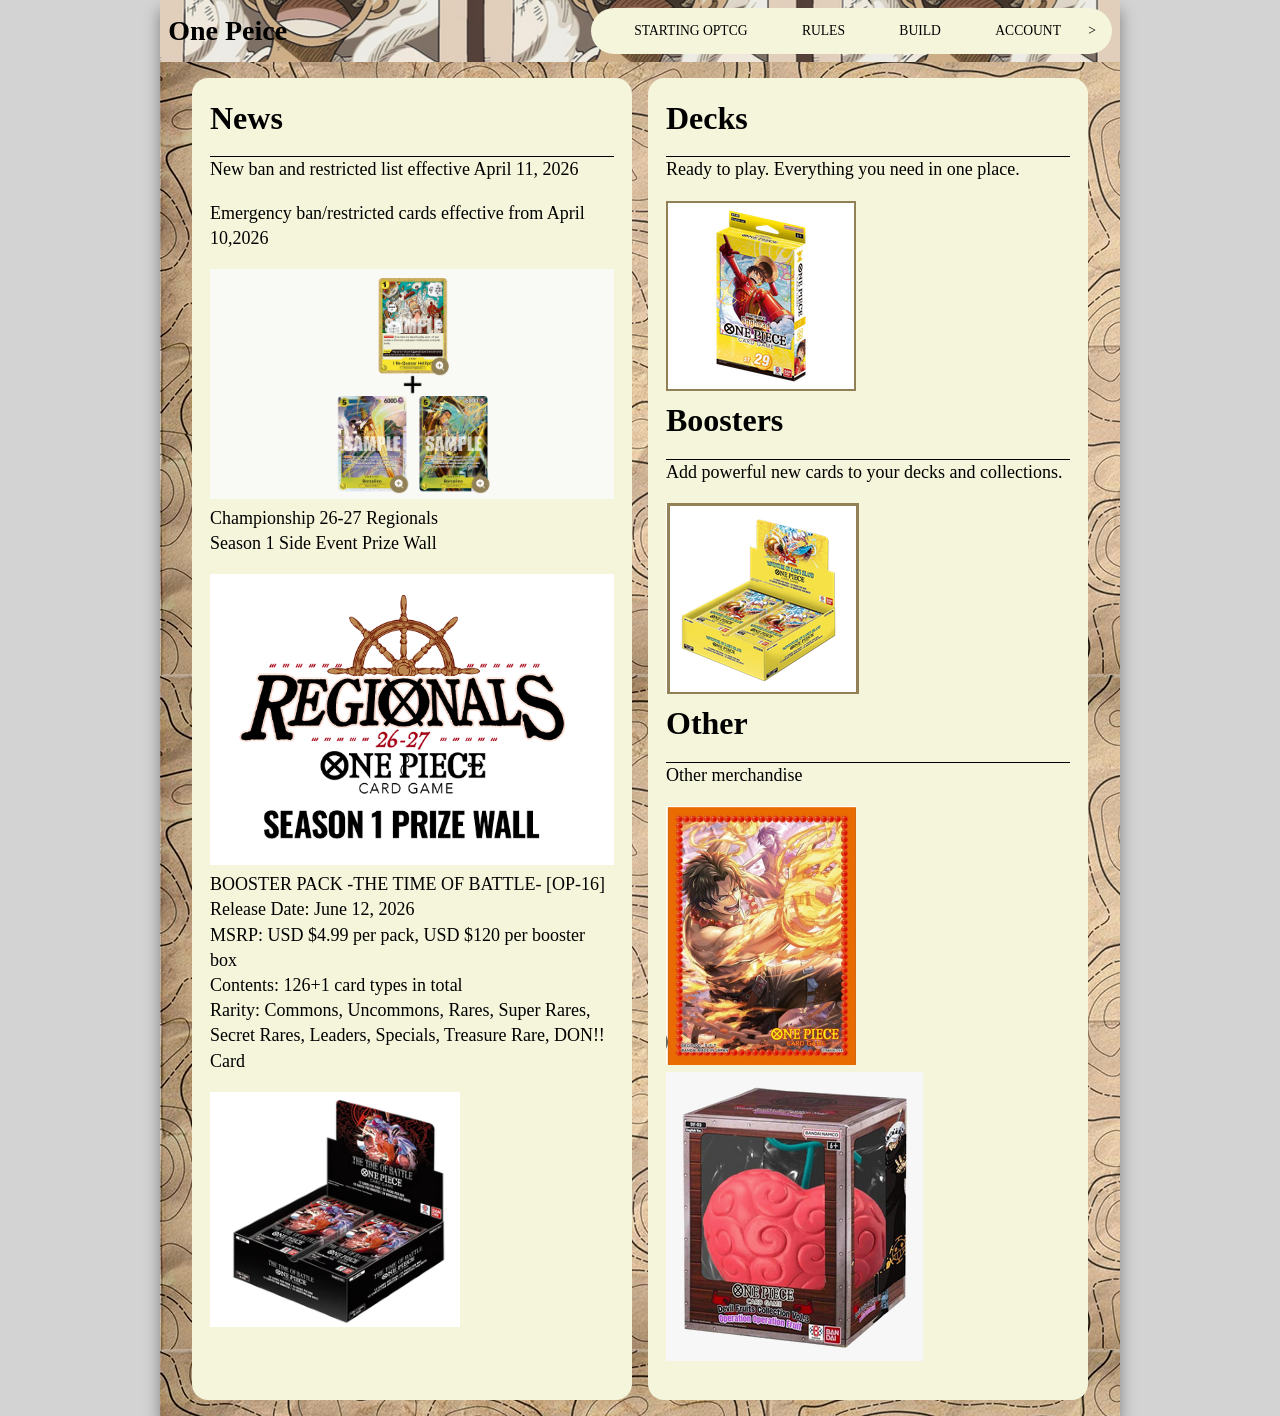
<file: index.html>
<!DOCTYPE html>
<html lang="en">
<head>
  <meta charset="UTF-8">
  <meta name="viewport" content="width=device-width, initial-scale=1.0">
  <title>One Piece</title>
  <link rel="stylesheet" href="reset.css">
  <link rel="stylesheet" href="style.css">
</head>
<body>
  <div class="wrapper">
    <header class="background-header">
      <h1>One Peice</h1>
      <nav>
        <ul>
          <li><a href="index.html">Starting OPTCG</a></li>
          <li><a href="rules.html">Rules</a></li>
          <li><a href="build.html">Build</a></li>
          <li><a href="account.html">Account</a></li>>
        </ul>
      </nav>
    </header>
    <main class="home-grid">
      <section class="news">
        <h2>News</h2>
        <p>New ban and restricted list effective April 11, 2026</p>

        <p>Emergency ban/restricted cards effective from April 10,2026</p>
        <img src="images/Emergency.png" alt="Emergency Ban List">
        
        <p>Championship 26-27 Regionals<br>
        Season 1 Side Event Prize Wall</p>
        <img src="images/Regionals.png" alt="Regionals Tournament">

        <p>BOOSTER PACK -THE TIME OF BATTLE- [OP-16]<br>
        Release Date: June 12, 2026<br>
        MSRP: USD $4.99 per pack, USD $120 per booster box<br>
        Contents: 126+1 card types in total<br>
        Rarity: Commons, Uncommons, Rares, Super Rares, Secret Rares, Leaders, Specials, Treasure Rare, DON!! Card </p>
        <img src="images/OP16 Boosters.png" alt="Booster Box">
        
      </section>

      <Section class="product">
        <h2>Decks</h2>
        <p>Ready to play. Everything you need in one place.</p>
        <img src="images/ST29.png" alt="Starter Deck">

        <h2>Boosters</h2>
        <p>Add powerful new cards to your decks and collections.</p>
        <img src="images/Booster.png" alt="Booster Box">

        <h2>Other</h2>
          <p>Other merchandise</p>
          <img src="images/Sleeves.png" alt="Other Products">
          <img src="images/Devil Fruit.png" alt="Devil Fruit with packs inside">
      </Section>
    </main>
  </div>
</body>
</html>
</file>
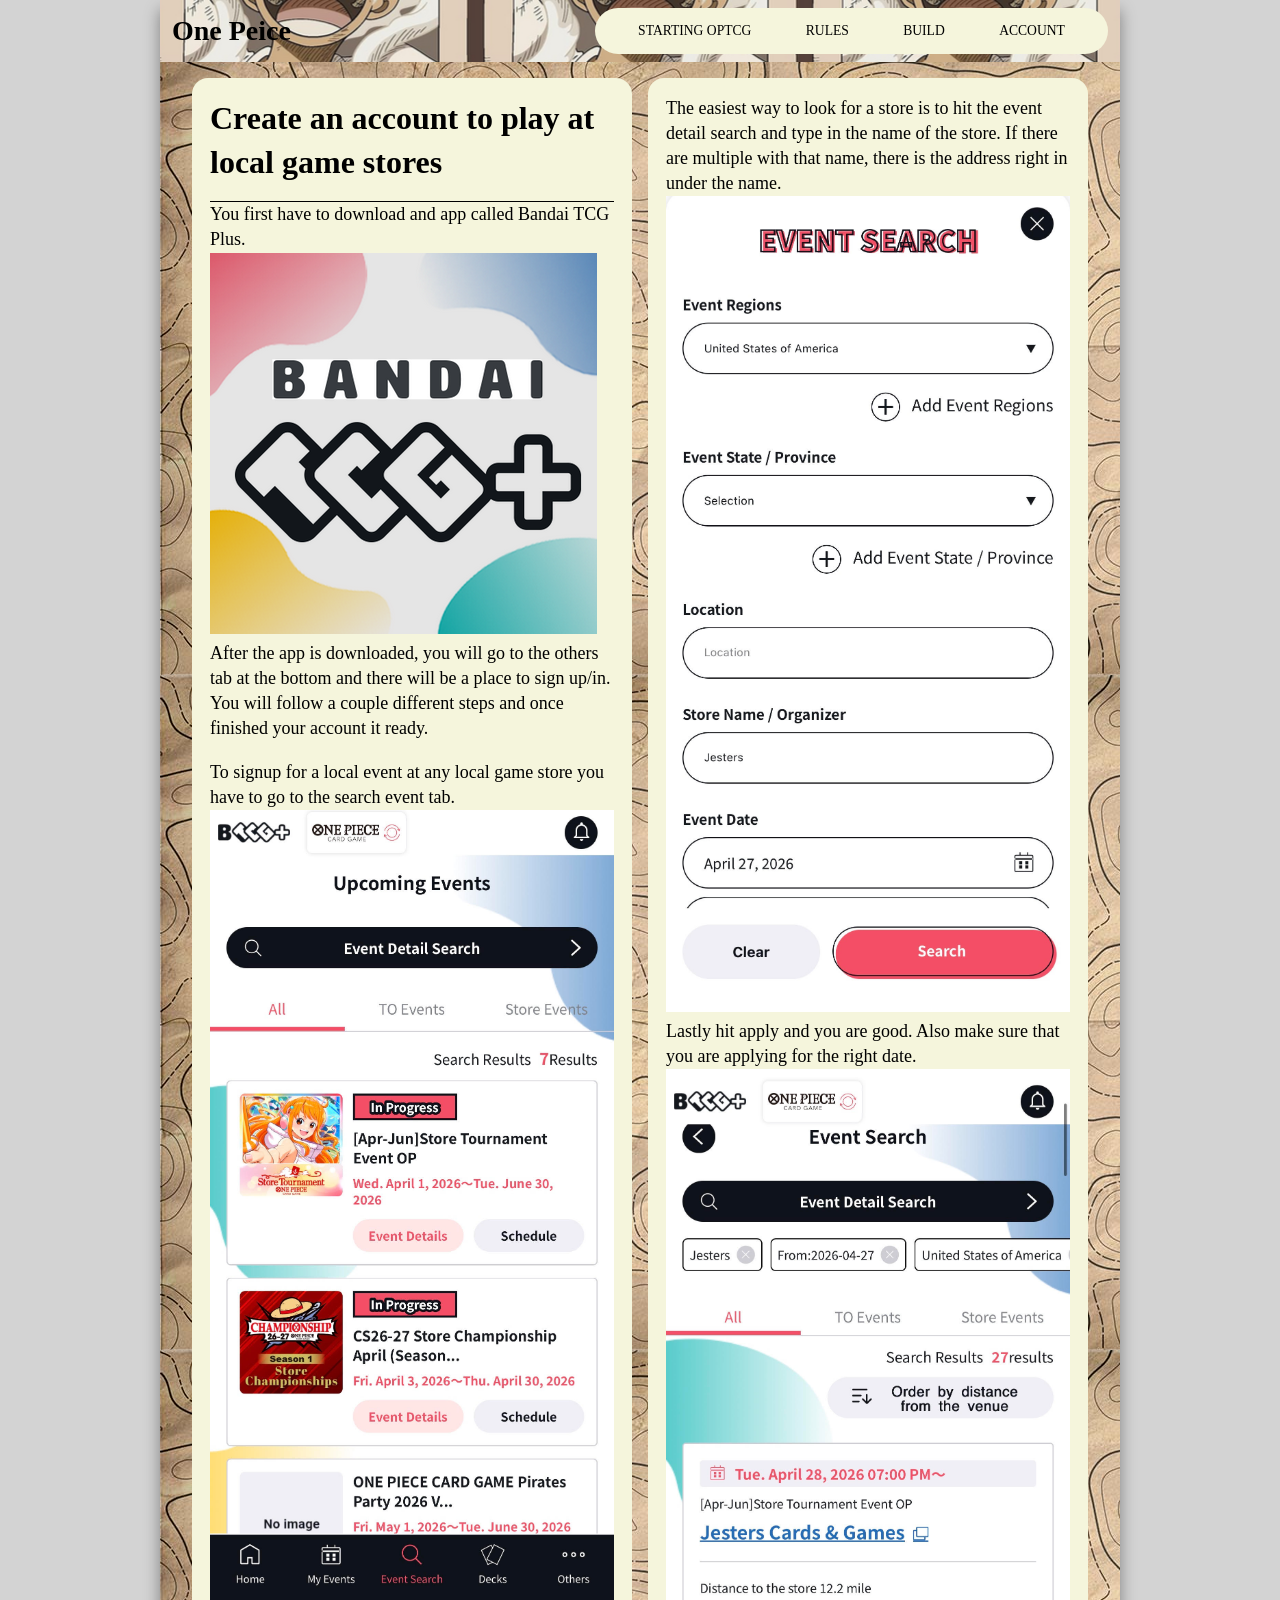
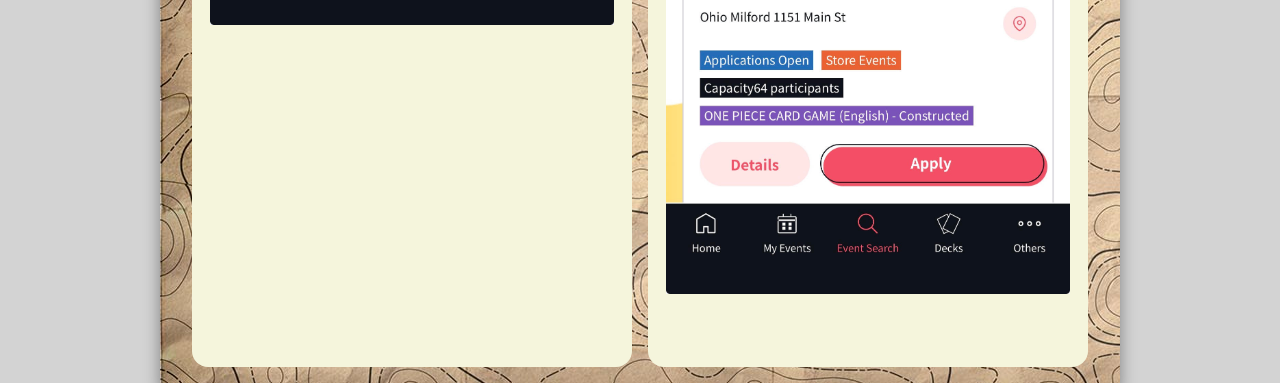
<file: account.html>
<!DOCTYPE html>
<html lang="en">
<head>
  <meta charset="UTF-8">
  <meta name="viewport" content="width=device-width, initial-scale=1.0">
  <title>Creating an Account</title>
  <link rel="stylesheet" href="reset.css">
  <link rel="stylesheet" href="style.css">
</head>
<body>
  <div class="wrapper">
    <header class="background-header">
      <h1>One Peice</h1>
      <nav>
        <ul>
          <li><a href="index.html">Starting OPTCG</a></li>
          <li><a href="rules.html">Rules</a></li>
          <li><a href="build.html">Build</a></li>
          <li><a href="account.html">Account</a></li>
        </ul>
      </nav>
    </header>
       <main class="home-grid">
      <section class="make-account">
        <h2>Create an account to play at local game stores</h2>
        <p>You first have to download and app called Bandai TCG Plus.
        <img src="images/Account app.png" alt="what the app in the store looks like">
        After the app is downloaded, you will go to the others tab at the bottom and there will be a place to sign up/in. You will follow a couple different steps and once finished your account it ready.</p>
        <p>To signup for a local event at any local game store you have to go to the search event tab.<br>
        <img src="images/1app.jpg" alt="Event search page"></p>
        
      </section>

      <section class="account-app">
        
        <p>The easiest way to look for a store is to hit the event detail search and type in the name of the store. If there are multiple with that name, there is the address right in under the name. 
        <img src="images/2app.jpg" alt="Best way to look for local game stores">
        Lastly hit apply and you are good. Also make sure that you are applying for the right date.
        <img src="images/3app.jpg" alt="apply"></p>
      </section>

  </div>
</body>
</html>
</file>
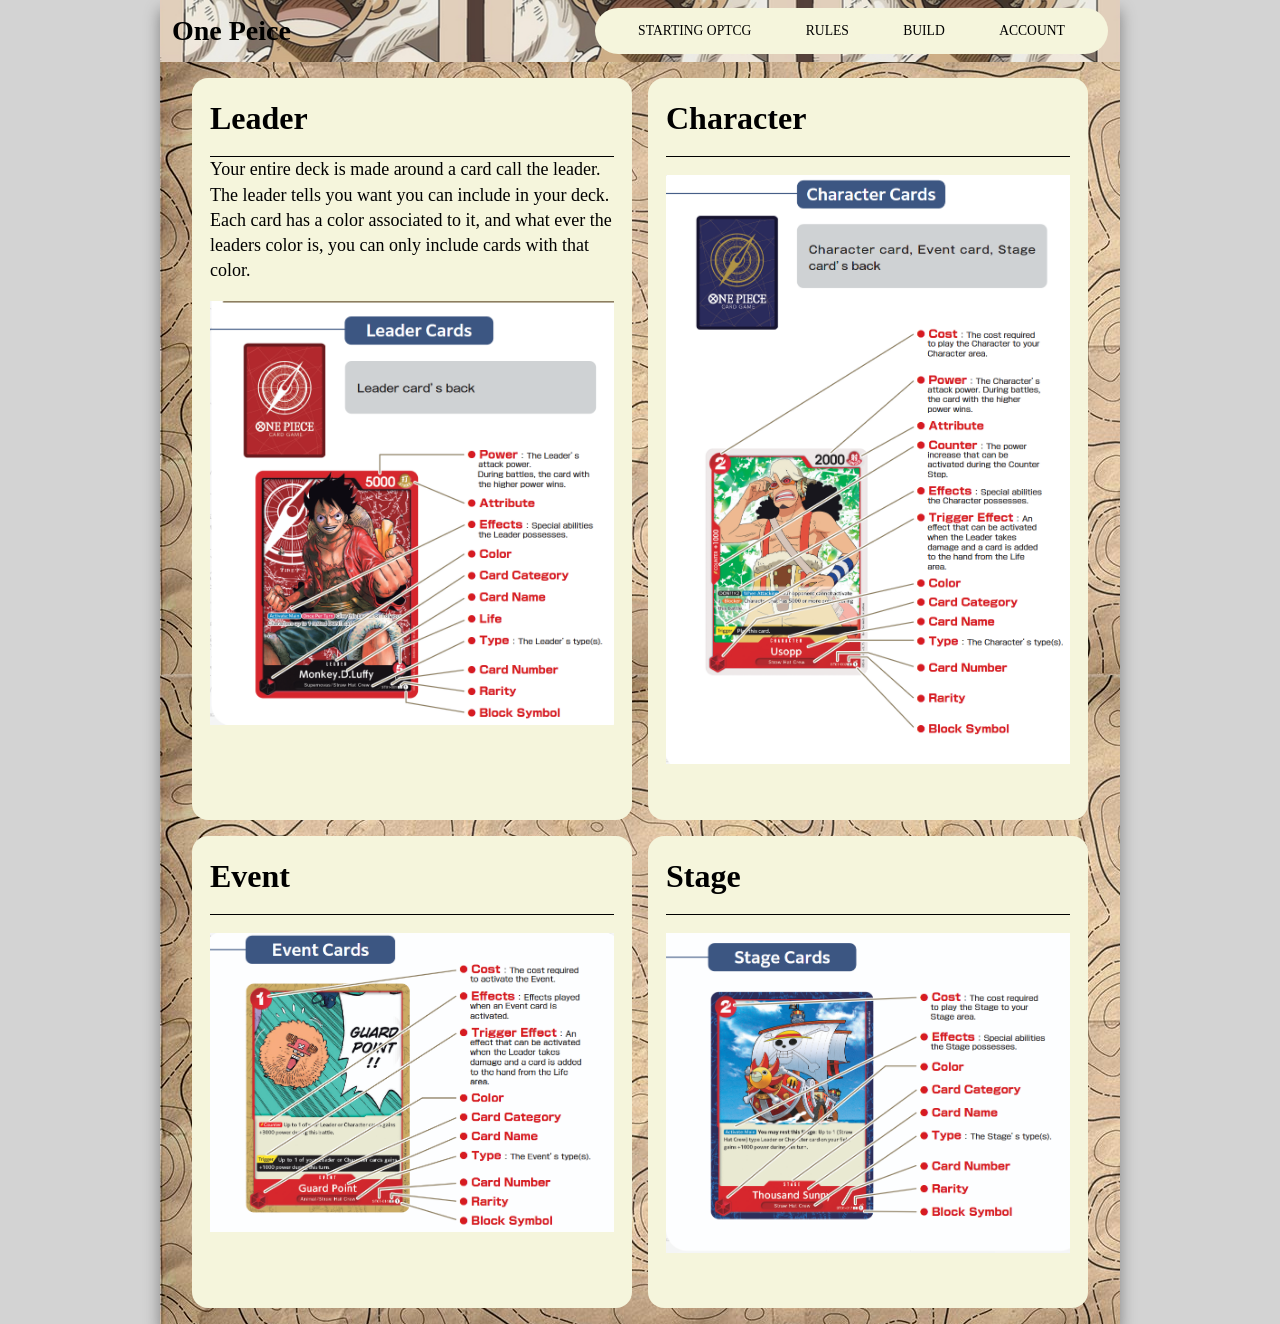
<file: build.html>
<!DOCTYPE html>
<html lang="en">
<head>
  <meta charset="UTF-8">
  <meta name="viewport" content="width=device-width, initial-scale=1.0">
  <title>Building a Deck</title>
  <link rel="stylesheet" href="reset.css">
  <link rel="stylesheet" href="style.css">
</head>
<body>
  <div class="wrapper">
    <header class="background-header">
      <h1>One Peice</h1>
      <nav>
        <ul>
          <li><a href="index.html">Starting OPTCG</a></li>
          <li><a href="rules.html">Rules</a></li>
          <li><a href="build.html">Build</a></li>
          <li><a href="account.html">Account</a></li>
        </ul>
      </nav>
    </header>
       <main class="home-grid">
      <section class="leader">
        <h2>Leader</h2>
        <p>Your entire deck is made around a card call the leader. The leader tells you want you can include in your deck. Each card has a color associated to it, and what ever the leaders color is, you can only include cards with that color.</p>
        <img src="images/Leader.png" alt="what a leader cade looks like">
      </section>

      <Section class="character">
        <h2>Character</h2>
        <p></p>
        <img src="images/Character.png" alt="what a character cade looks like">
      </Section>

      <Section class="event">
        <h2>Event</h2>
        <p></p>
        <img src="images/Event.png" alt="what a event cade looks like">
      </Section>

      <Section class="stage">
        <h2>Stage</h2>
        <p></p>
        <img src="images/Stage.png" alt="what a stage cade looks like">
      </Section>
    </main>
  </div>
</body>
</html>
</file>
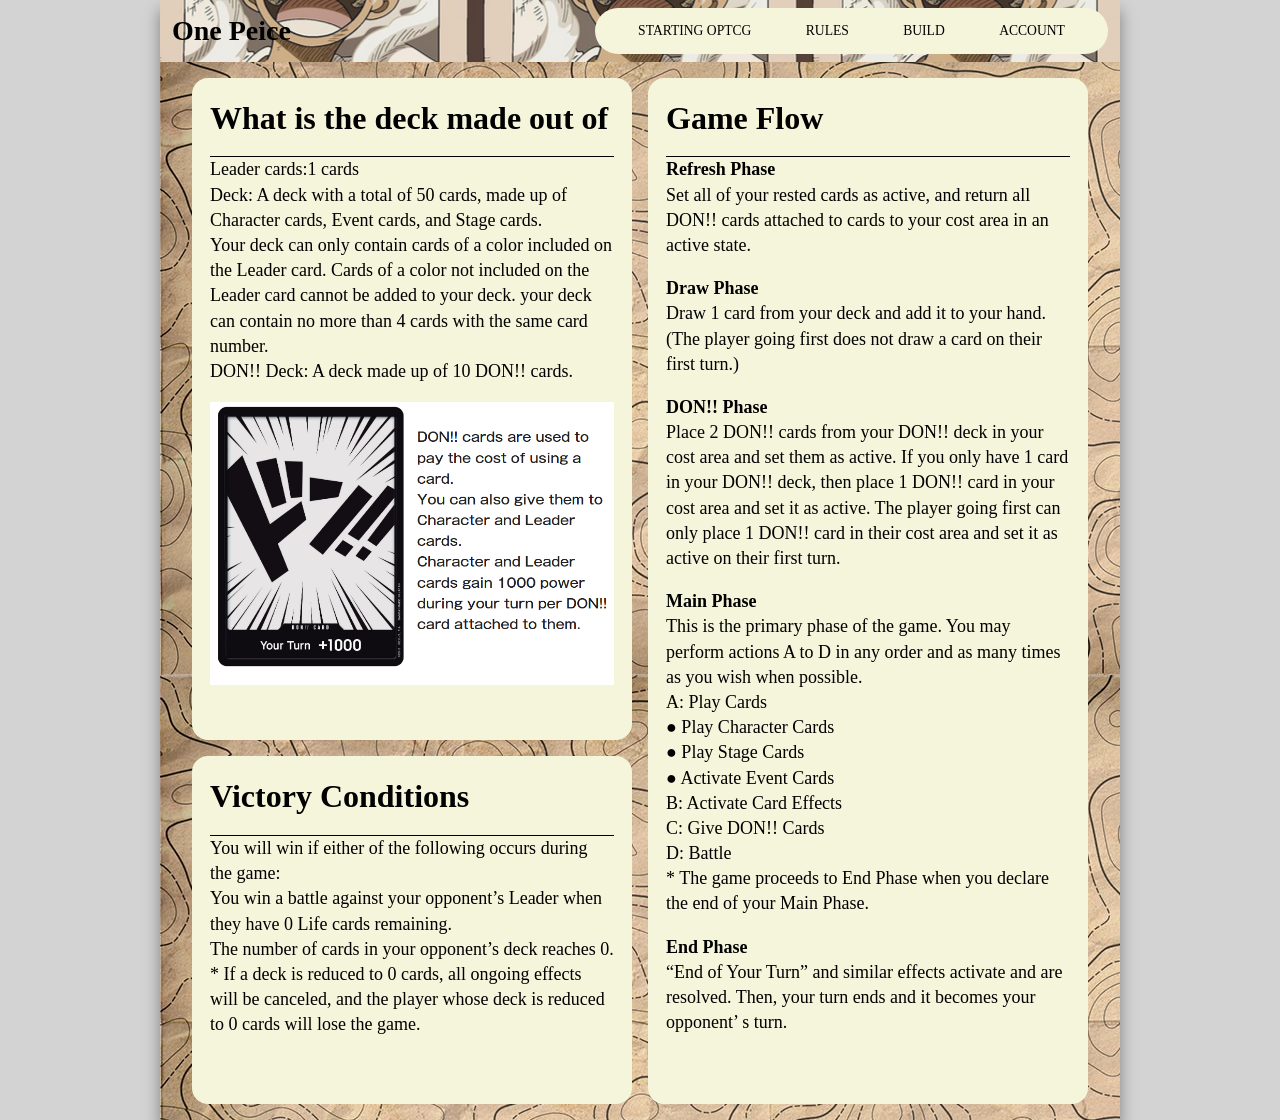
<file: rules.html>
<!DOCTYPE html>
<html lang="en">
<head>
  <meta charset="UTF-8">
  <meta name="viewport" content="width=device-width, initial-scale=1.0">
  <title>How to Play</title>
  <link rel="stylesheet" href="reset.css">
  <link rel="stylesheet" href="style.css">
</head>
<body>
   <div class="wrapper">
    <header class="background-header">
      <h1>One Peice</h1>
      <nav>
        <ul>
          <li><a href="index.html">Starting OPTCG</a></li>
          <li><a href="rules.html">Rules</a></li>
          <li><a href="build.html">Build</a></li>
          <li><a href="account.html">Account</a></li>
        </ul>
      </nav>
    </header>
    <main class="home-grid">
      <section class="what-is-in-a-deck">
        <h2>What is the deck made out of</h2>
        <p>Leader cards:1 cards<br>
          Deck: A deck with a total of 50 cards, made up of Character
          cards, Event cards, and Stage cards.<br>
          Your deck can only contain cards of a color included on the Leader card. Cards of a color not included on the Leader card cannot be added to your deck. your deck can contain no more than 4 cards with the same card number.<br>
          DON!! Deck: A deck made up of 10 DON!! cards.</p>
          <img src="images/DON!!.png" alt="What a DON!! card looks like">
      </section>

      <Section class="game-flow">
        <h2>Game Flow</h2>
        <h3>Refresh Phase</h3>
        <p>Set all of your rested cards as active, and return all DON!! cards attached to cards to your cost area in an active state.</p>
        <h3>Draw Phase</h3>
        <p>Draw 1 card from your deck and add it to your hand. (The player going first does not draw a card on their first turn.)</p>
        <h3>DON!! Phase</h3>
        <p>Place 2 DON!! cards from your DON!! deck in your cost area and set them as active. If you only have 1 card in your DON!! deck, then place 1 DON!! card in your cost area and set it as active. The player going first can only place 1 DON!! card in their cost area and set it as active on their first turn.</p>
        <h3>Main Phase</h3>
        <p>This is the primary phase of the game. You may perform actions A to D in any order and as many times as you wish when possible.<br> A: Play Cards<br> ● Play Character Cards<br> ● Play Stage Cards<br> ● Activate Event Cards<br> B: Activate Card Effects<br> C: Give DON!! Cards<br> D: Battle<br> * The game proceeds to End Phase when you declare the end of your Main Phase.</p>
        <h3>End Phase</h3>
        <p>“End of Your Turn” and similar effects activate and are resolved. Then, your turn ends and it becomes your opponent’ s turn.</p>
      </Section>

      <Section class="victory-condition">
        <h2>Victory Conditions</h2>
        <p>
          You will win if either of the following occurs during the game:<br>
          You win a battle against your opponent’s Leader when they have 0 Life cards remaining.<br>
          The number of cards in your opponent’s deck reaches 0.<br>
          * If a deck is reduced to 0 cards, all ongoing effects will be canceled, and the player whose deck is reduced to 0 cards will lose the game.
        </p>
      </Section>
    </main>

  </div>
</body>
</html>
</file>
<file: style.css>
header {
  padding: 1rem;
  display: flex;
  justify-content: space-between;
  align-items: center;
}

nav {
  background-color: beige;
  padding: 1rem;
  border-radius: 2rem;
  font-size: 85%;
  text-align: end;
}

nav ul {
  list-style-type: none;
  display: flex;
  align-items: center;
}

nav a {
  padding: .5em 2em;
  text-transform: uppercase;
  text-decoration: none;
  color: black;
}

nav a:hover {
  background-color: orange;
  border-radius: 2em;
  color: black;
}

img {
  max-width: 100%;
}

main {
  max-width: 70rem;
  margin: 0 auto;
  font-size: 125%;
  line-height: 1.4;
  padding: 1rem;
}

body {
  background-color: lightgrey;
  font-family: 'Times New Roman', Times, serif;
}

.wrapper {
  width: 960px;
  margin-left: auto;
  margin-right: auto;
  background-image: url(images/Background\ Top.jpg);
  border: 1rem;
  box-shadow: 0px 10px 15px grey;
}

.background-header {
  background-image: url("images/Background\ Header.png");
  background-size: auto;
  background-position: center;
  background-repeat: repeat;
  padding: .5rem;
  display: flex;
  justify-content: center;
  align-items: center;
  line-height: 1;
}

header h1{
  color: black;
  font-size: 175%;
  margin-right: 19rem;
}

main {
  padding: 1rem 2rem;
  font-size: 125%;
  line-height: 1.4;
}

main h2 {
  font-size: 2rem;
  border-bottom: 1px solid black;
  padding-bottom: 1rem;
}


.home-grid {
  display: grid;
  grid-template-columns: 3fr 1fr;
  grid-gap: 2em;
}

.product {
  font-size: 90%;
  background-color: beige;
  padding: 1em;
  border-radius: 1rem;
  background-repeat: no-repeat;
  background-size: 70%;
  background-position: 50% 90%;
  padding-bottom: 2rem;
}

.news {
  font-size: 90%;
  background-color: beige;
  padding: 1em;
  border-radius: 1rem;
  background-repeat: no-repeat;
  background-size: 70%;
  background-position: 50% 90%;
  padding-bottom: 2rem;
}

.victory-condition {
  font-size: 90%;
  background-color: beige;
  padding: 1em;
  border-radius: 1rem;
  background-repeat: no-repeat;
  background-size: 70%;
  background-position: 50% 90%;
  padding-bottom: 3rem;
}

.what-is-in-a-deck {
  font-size: 90%;
  background-color: beige;
  padding: 1em;
  border-radius: 1rem;
  background-repeat: no-repeat;
  background-size: 70%;
  background-position: 50% 90%;
  padding-bottom: 3rem;
}

.game-flow {
  font-size: 90%;
  background-color: beige;
  padding: 1em;
  border-radius: 1rem;
  background-repeat: no-repeat;
  background-size: 70%;
  background-position: 50% 90%;
  padding-bottom: 3rem;
}

.home-grid {
    display: grid;
    grid-template-columns: 1fr 1fr;
    grid-gap: 1rem;
}

.game-flow {
  grid-row: span 2;
}

.leader {
  font-size: 90%;
  background-color: beige;
  padding: 1em;
  border-radius: 1rem;
  background-repeat: no-repeat;
  background-size: 70%;
  background-position: 50% 90%;
  padding-bottom: 3rem;
}

.character {
  font-size: 90%;
  background-color: beige;
  padding: 1em;
  border-radius: 1rem;
  background-repeat: no-repeat;
  background-size: 70%;
  background-position: 50% 90%;
  padding-bottom: 3rem;
}

.event {
  font-size: 90%;
  background-color: beige;
  padding: 1em;
  border-radius: 1rem;
  background-repeat: no-repeat;
  background-size: 70%;
  background-position: 50% 90%;
  padding-bottom: 3rem;
}

.stage{
  font-size: 90%;
  background-color: beige;
  padding: 1em;
  border-radius: 1rem;
  background-repeat: no-repeat;
  background-size: 70%;
  background-position: 50% 90%;
  padding-bottom: 3rem;
}

.make-account{
  font-size: 90%;
  background-color: beige;
  padding: 1em;
  border-radius: 1rem;
  background-repeat: no-repeat;
  background-size: 70%;
  background-position: 50% 90%;
  padding-bottom: 3rem;
}

.account-app{
  font-size: 90%;
  background-color: beige;
  padding: 1em;
  border-radius: 1rem;
  background-repeat: no-repeat;
  background-size: 70%;
  background-position: 50% 90%;
  padding-bottom: 3rem;
}
</file>
